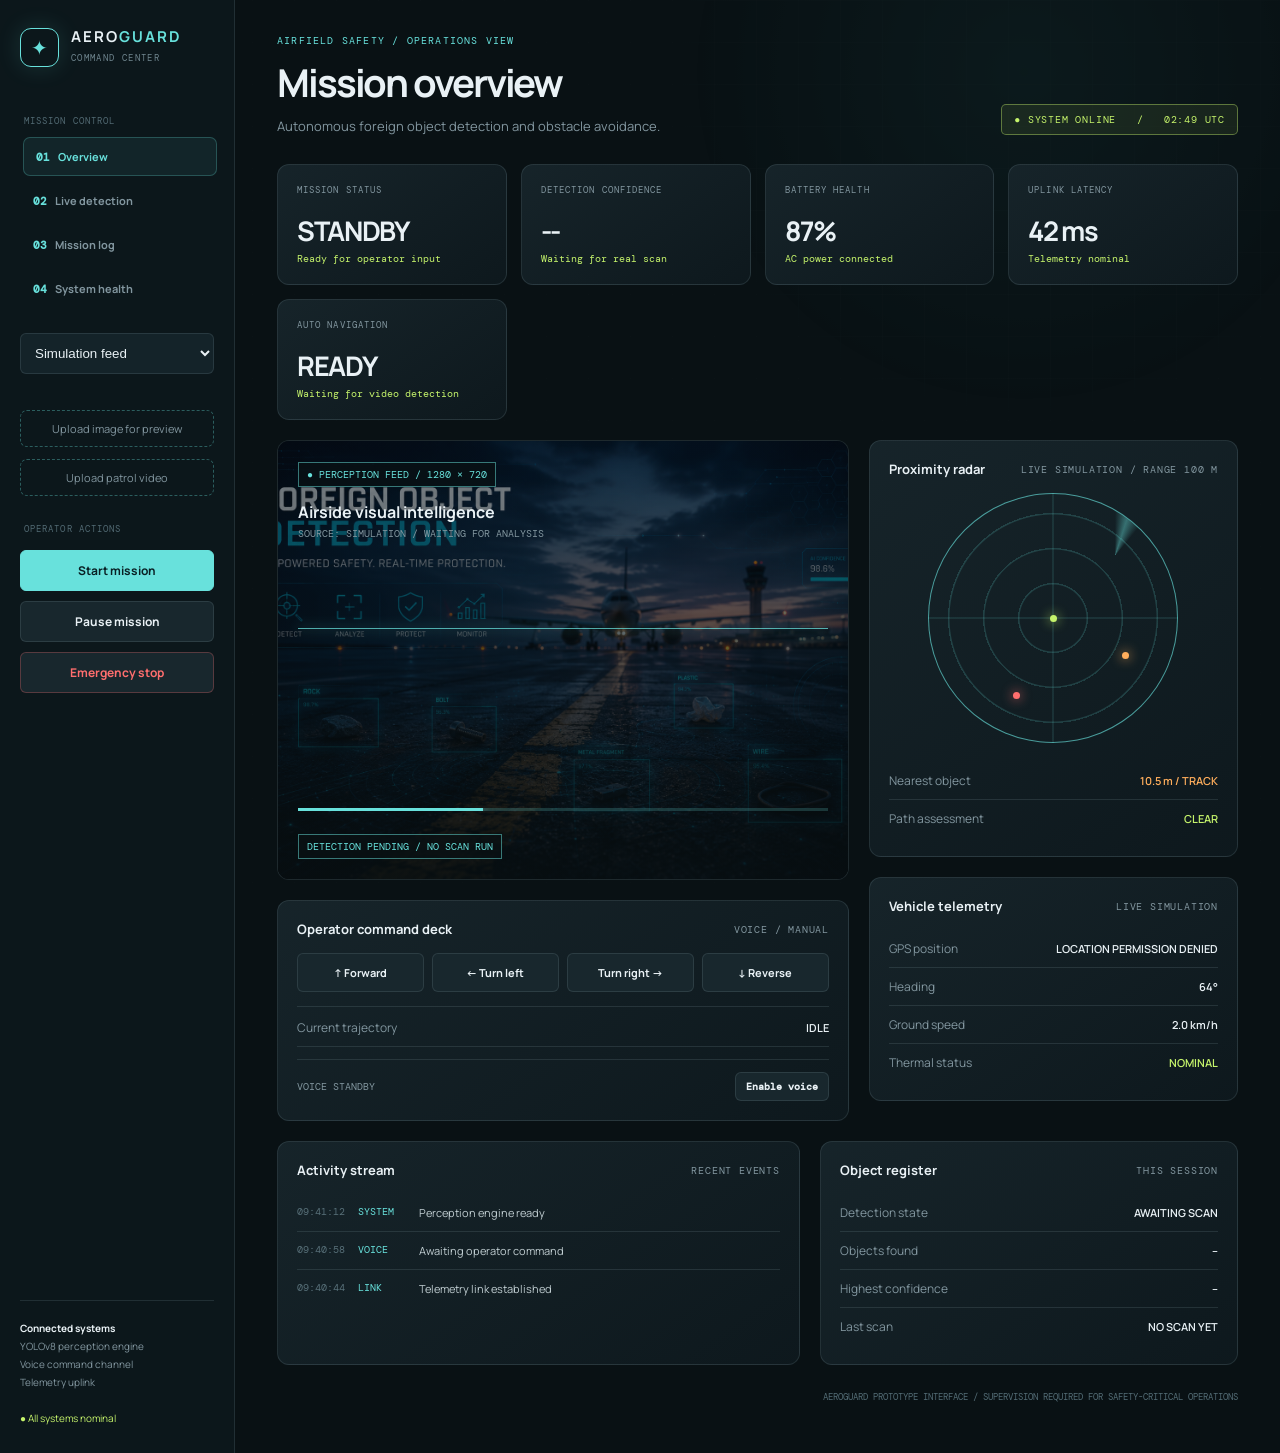
<file: index.html>
<!DOCTYPE html>
<html lang="en">
<head>
  <meta charset="UTF-8" />
  <meta name="viewport" content="width=device-width, initial-scale=1.0" />
  <title>AeroGuard | Command Center</title>
  <link rel="preconnect" href="https://fonts.googleapis.com">
  <link rel="preconnect" href="https://fonts.gstatic.com" crossorigin>
  <style>.detection-box:not(.is-visible):before{content:''}</style>
  <link href="https://fonts.googleapis.com/css2?family=DM+Mono:wght@400;500&family=Manrope:wght@400;500;600;700;800&display=swap" rel="stylesheet">
  <style>
    :root { --bg:#091114; --panel:#111b20; --panel2:#17252b; --text:#e9f1f5; --muted:#82969f; --line:rgba(175,205,214,.13); --cyan:#68e1dc; --lime:#c5f36b; --orange:#ffae5c; --red:#ff6e6e; }
    * { box-sizing:border-box; }
    body { margin:0; color:var(--text); background:var(--bg); font-family:Manrope, sans-serif; }
    body:before { content:""; position:fixed; inset:0; pointer-events:none; opacity:.3; background:radial-gradient(circle at 80% 8%, rgba(75,194,190,.17), transparent 27%), linear-gradient(rgba(255,255,255,.02) 1px,transparent 1px),linear-gradient(90deg,rgba(255,255,255,.02) 1px,transparent 1px); background-size:auto,42px 42px,42px 42px; }
    button, input { font:inherit; }
    button { cursor:pointer; }
    .shell { display:grid; grid-template-columns:235px 1fr; min-height:100vh; }
    aside { padding:28px 20px; background:#0c171b; border-right:1px solid var(--line); position:relative; z-index:1; }
    .brand { display:flex; align-items:center; gap:12px; margin-bottom:48px; }
    .mark { width:39px; height:39px; display:grid; place-items:center; border:1px solid var(--cyan); border-radius:11px; color:var(--cyan); font-size:20px; box-shadow:0 0 24px rgba(104,225,220,.14); }
    .brand strong { display:block; font-size:15px; letter-spacing:.13em; line-height:1; } .brand strong span { color:var(--cyan); } .brand small { color:#6f858e; font:9px 'DM Mono'; letter-spacing:.15em; }
    .section-label,.eyebrow,.mono,.metric-label { font-family:'DM Mono', monospace; text-transform:uppercase; letter-spacing:.12em; }
    .section-label { color:#526a73; font-size:9px; margin:0 0 10px 4px; }
    .source-select { width:100%; color:var(--text); background:#142329; border:1px solid var(--line); border-radius:6px; padding:11px 10px; outline:0; margin-bottom:24px; }
    .action { width:100%; padding:11px; margin:5px 0; border-radius:6px; color:var(--text); background:#18272d; border:1px solid var(--line); font-weight:700; font-size:12px; transition:.2s; } .action:hover { border-color:var(--cyan); color:var(--cyan); transform:translateY(-1px); } .action.primary { color:#092024; background:var(--cyan); border-color:var(--cyan); } .action.danger { color:var(--red); border-color:rgba(255,110,110,.28); }
    .side-note { position:absolute; left:20px; right:20px; bottom:26px; padding-top:18px; border-top:1px solid var(--line); color:var(--muted); font-size:10px; line-height:1.8; } .side-note b { color:var(--text); }
    main { width:min(1500px,100%); padding:34px 42px 50px; position:relative; z-index:1; }
    .top { display:flex; justify-content:space-between; align-items:end; margin-bottom:29px; } .eyebrow { color:var(--cyan); font-size:10px; margin-bottom:9px; } h1 { margin:0; font-size:clamp(29px,3vw,43px); letter-spacing:-.055em; } .sub { margin:8px 0 0; color:var(--muted); font-size:13px; } .pill { padding:8px 12px; border:1px solid rgba(197,243,107,.4); background:rgba(197,243,107,.08); color:var(--lime); border-radius:5px; font:10px 'DM Mono'; letter-spacing:.08em; }
    .grid4 { display:grid; grid-template-columns:repeat(4,1fr); gap:14px; } .panel { background:linear-gradient(145deg,rgba(23,37,43,.97),rgba(14,25,30,.97)); border:1px solid var(--line); border-radius:12px; padding:19px; } .metric { min-height:116px; } .metric-label { color:var(--muted); font-size:9px; } .metric-value { margin:16px 0 3px; font-weight:700; font-size:27px; letter-spacing:-.05em; } .metric-foot { color:var(--lime); font:10px 'DM Mono'; } #navigation-action { transition:color .2s ease; } #navigation-action.nav-pulse { animation:navigationPulse .7s ease; } #navigation-action.nav-brake { animation:brakeFlash .8s ease; } @keyframes navigationPulse { 0% { transform:translateX(0); opacity:.45; } 45% { transform:translateX(6px); opacity:1; } 100% { transform:translateX(0); } } @keyframes brakeFlash { 0%,100% { text-shadow:0 0 0 transparent; } 50% { text-shadow:0 0 18px var(--red); transform:scale(1.08); } }
    .columns { display:grid; grid-template-columns:1.55fr 1fr; gap:20px; margin-top:20px; } .lower { display:grid; grid-template-columns:1.25fr 1fr; gap:20px; margin-top:20px; }
    .panel-head { display:flex; justify-content:space-between; align-items:center; margin-bottom:15px; font-size:13px; font-weight:700; } .panel-head small { color:var(--muted); font:10px 'DM Mono'; letter-spacing:.08em; }
    .camera { height:440px; padding:0; overflow:hidden; position:relative; background:#081013; } .camera img,.camera video { width:100%; height:100%; object-fit:cover; opacity:.72; } .camera-overlay { position:absolute; inset:0; padding:20px; display:flex; flex-direction:column; justify-content:space-between; background:linear-gradient(180deg,rgba(8,16,19,.22),rgba(8,16,19,.8)); pointer-events:none; } .tag { display:inline-block; width:max-content; padding:5px 8px; color:var(--cyan); border:1px solid rgba(104,225,220,.5); background:rgba(8,16,19,.75); font:10px 'DM Mono'; } .camera h3 { margin:14px 0 4px; font-size:16px; } .camera p { margin:0; color:var(--muted); font:10px 'DM Mono'; } .scan { height:1px; margin-top:88px; background:var(--cyan); box-shadow:0 0 12px var(--cyan); opacity:.75; animation:scan 3s ease-in-out infinite; } @keyframes scan { 0%,100% { opacity:.25; transform:translateY(-12px); } 50% { opacity:1; transform:translateY(20px); } } .detection-box { display:none; position:absolute; width:22%; height:27%; left:52%; top:34%; border:1px solid var(--lime); box-shadow:0 0 18px rgba(197,243,107,.34); animation:boxPulse 2.4s ease-in-out infinite; } .detection-box.is-visible { display:block; } .detection-box:before { content:'DETECTED'; position:absolute; top:-19px; left:-1px; padding:3px 5px; color:#0a1719; background:var(--lime); font:9px 'DM Mono'; } .detection-box.second { width:15%; height:18%; left:23%; top:49%; border-color:var(--orange); animation-delay:.7s; } .detection-box.second:before { content:'DETECTED'; background:var(--orange); } @keyframes boxPulse { 0%,100% { opacity:.5; transform:scale(.98); } 50% { opacity:1; transform:scale(1.02); } } .analysis-bar { position:absolute; left:20px; right:20px; bottom:68px; height:3px; background:rgba(104,225,220,.2); overflow:hidden; } .analysis-bar:after { content:''; display:block; width:35%; height:100%; background:var(--cyan); box-shadow:0 0 12px var(--cyan); animation:progress 2.2s ease-in-out infinite; } @keyframes progress { from { transform:translateX(-120%); } to { transform:translateX(330%); } }
    .radar { width:min(250px,70vw); aspect-ratio:1; margin:13px auto 19px; border:1px solid rgba(104,225,220,.65); border-radius:50%; position:relative; background:repeating-radial-gradient(circle,transparent 0 33px,rgba(104,225,220,.18) 34px 35px),linear-gradient(90deg,transparent 49.6%,rgba(104,225,220,.22) 50%,transparent 50.4%),linear-gradient(0deg,transparent 49.6%,rgba(104,225,220,.22) 50%,transparent 50.4%); overflow:hidden; } .radar:before { content:""; position:absolute; width:50%; height:50%; top:0; left:50%; background:conic-gradient(from 0deg,transparent 0deg,rgba(104,225,220,.42) 18deg,transparent 40deg); transform-origin:0 100%; animation:radarSweep 2.8s linear infinite; } .radar:after { content:""; position:absolute; width:7px; height:7px; top:calc(50% - 3px); left:calc(50% - 3px); background:var(--lime); border-radius:50%; box-shadow:0 0 12px var(--lime); } @keyframes radarSweep { to { transform:rotate(360deg); } } .dot { position:absolute; width:7px; height:7px; border-radius:50%; background:var(--orange); box-shadow:0 0 12px var(--orange); transition:left .7s ease,top .7s ease,right .7s ease,bottom .7s ease; } .dot.one { left:29%; top:31%; } .dot.two { left:70%; top:67%; background:var(--red); box-shadow:0 0 12px var(--red); }
    .row { display:flex; justify-content:space-between; align-items:center; padding:10px 0; border-bottom:1px solid var(--line); color:var(--muted); font-size:12px; } .row:last-child { border-bottom:0; } .row b { color:var(--text); font-size:11px; font-weight:600; }
    .deck { margin-top:20px; } .command-grid { display:grid; grid-template-columns:repeat(4,1fr); gap:8px; } .command { border:1px solid var(--line); border-radius:6px; color:var(--text); background:#18272d; padding:11px 5px; font-size:11px; font-weight:700; } .command:hover,.command.active { border-color:var(--cyan); color:var(--cyan); } .current { margin-top:14px; padding-top:12px; border-top:1px solid var(--line); } .voice-control { display:flex; align-items:center; justify-content:space-between; gap:12px; margin-top:12px; padding-top:12px; border-top:1px solid var(--line); color:var(--muted); font:10px 'DM Mono'; } .voice-control button { padding:7px 10px; border:1px solid var(--line); border-radius:6px; color:var(--text); background:#18272d; font-size:10px; font-weight:700; } .voice-control button.active { color:var(--cyan); border-color:var(--cyan); }
    .event { display:flex; gap:13px; padding:11px 0; border-bottom:1px solid var(--line); font-size:11px; } .event:last-child { border:0; } .event time { color:#587079; font:10px 'DM Mono'; } .event b { color:var(--cyan); font:10px 'DM Mono'; min-width:48px; } .event span { color:#c0cdd1; }
    .upload { display:block; border:1px dashed rgba(104,225,220,.35); border-radius:7px; padding:10px; margin-top:12px; color:var(--muted); font-size:11px; text-align:center; cursor:pointer; } .upload:hover { color:var(--cyan); border-color:var(--cyan); } #file,#video-file { display:none; } .page-nav { display:grid; gap:5px; margin:0 0 25px; } .nav-link { border:1px solid transparent; border-radius:7px; padding:11px 12px; color:var(--muted); background:transparent; text-align:left; font-size:11px; font-weight:700; transition:.2s; } .nav-link:hover,.nav-link.active { color:var(--cyan); border-color:rgba(104,225,220,.25); background:rgba(104,225,220,.07); transform:translateX(3px); } .nav-link span { display:inline-block; width:22px; color:var(--cyan); font-family:'DM Mono'; } .page-view { animation:pageIn .42s ease both; } .page-view.hidden { display:none; } @keyframes pageIn { from { opacity:0; transform:translateY(10px); } to { opacity:1; transform:translateY(0); } } .health-grid { display:grid; grid-template-columns:repeat(2,1fr); gap:14px; } .health-card { min-height:145px; } .health-meter { height:6px; background:#203138; border-radius:99px; overflow:hidden; margin:18px 0 9px; } .health-meter i { display:block; height:100%; width:92%; background:var(--lime); border-radius:99px; animation:meterIn 1.2s ease both; } .health-meter.warn i { width:68%; background:var(--orange); } @keyframes meterIn { from { width:0; } } .log-row { display:grid; grid-template-columns:85px 72px 1fr; gap:13px; padding:14px 0; border-bottom:1px solid var(--line); font-size:11px; } .log-row time { color:#587079; font:10px 'DM Mono'; } .log-row b { color:var(--cyan); font:10px 'DM Mono'; } footer { color:#536c75; font:9px 'DM Mono'; text-align:right; margin-top:26px; }
    @media (max-width:1050px) { .shell { grid-template-columns:190px 1fr; } main { padding:28px 24px; } .grid4 { grid-template-columns:repeat(2,1fr); } }
    @media (max-width:760px) { .shell { display:block; } aside { position:static; min-height:auto; padding:20px; } .side-note { position:static; margin-top:22px; } main { padding:25px 16px 40px; } .top { display:block; } .pill { display:inline-block; margin-top:18px; } .columns,.lower { grid-template-columns:1fr; } .camera { height:330px; } .grid4 { gap:9px; } .metric { min-height:104px; padding:14px; } .metric-value { font-size:20px; } .command-grid { grid-template-columns:repeat(2,1fr); } }
  </style>
</head>
<body>
  <div class="shell">
    <aside>
      <div class="brand"><div class="mark">✦</div><div><strong>AERO<span>GUARD</span></strong><small>COMMAND CENTER</small></div></div>
      <div class="section-label">Mission control</div>
      <nav class="page-nav" aria-label="Main navigation"><button class="nav-link active" data-page="overview"><span>01</span>Overview</button><button class="nav-link" data-page="detection"><span>02</span>Live detection</button><button class="nav-link" data-page="logs"><span>03</span>Mission log</button><button class="nav-link" data-page="health"><span>04</span>System health</button></nav>
      <select class="source-select" id="source"><option>Simulation feed</option><option>Live camera</option></select>
      <label class="upload" for="file">Upload image for preview<input id="file" type="file" accept="image/png,image/jpeg"></label>
      <label class="upload" for="video-file">Upload patrol video<input id="video-file" type="file" accept="video/mp4,video/webm,video/quicktime"></label>
      <div class="section-label" style="margin-top:27px">Operator actions</div>
      <button class="action primary" id="start">Start mission</button>
      <button class="action" id="pause">Pause mission</button>
      <button class="action danger" id="stop">Emergency stop</button>
      <div class="side-note"><b>Connected systems</b><br>YOLOv8 perception engine<br>Voice command channel<br>Telemetry uplink<br><br><span style="color:var(--lime)">● All systems nominal</span></div>
    </aside>
    <main>
      <div class="top"><div><div class="eyebrow" id="page-eyebrow">AIRFIELD SAFETY / OPERATIONS VIEW</div><h1 id="page-title">Mission overview</h1><p class="sub" id="page-sub">Autonomous foreign object detection and obstacle avoidance.</p></div><div class="pill">● SYSTEM ONLINE &nbsp; / &nbsp; <span id="clock">09:41 UTC</span></div></div>
      <div id="overview-page" class="page-view">
      <section class="grid4">
        <div class="panel metric"><div class="metric-label">Mission status</div><div class="metric-value" id="mission-status">STANDBY</div><div class="metric-foot" id="mission-foot">Ready for operator input</div></div>
        <div class="panel metric"><div class="metric-label">Detection confidence</div><div class="metric-value" id="confidence-metric">--</div><div class="metric-foot" id="confidence-foot">Waiting for real scan</div></div>
        <div class="panel metric"><div class="metric-label">Battery health</div><div class="metric-value">87%</div><div class="metric-foot">AC power connected</div></div>
        <div class="panel metric"><div class="metric-label">Uplink latency</div><div class="metric-value">42 ms</div><div class="metric-foot">Telemetry nominal</div></div>
        <div class="panel metric"><div class="metric-label">Auto navigation</div><div class="metric-value" id="navigation-action">READY</div><div class="metric-foot" id="navigation-reason">Waiting for video detection</div></div>
      </section>
      <section class="columns">
        <div>
          <div class="panel camera"><img id="feed" src="assets/bg.png" alt="Airfield visual feed"><video id="video-feed" controls muted loop playsinline hidden></video><div class="camera-overlay"><div><span class="tag" id="feed-tag">● PERCEPTION FEED / 1280 × 720</span><h3>Airside visual intelligence</h3><p id="feed-label">SOURCE: SIMULATION / WAITING FOR ANALYSIS</p><div class="scan"></div></div><div class="detection-box" id="box-one"></div><div class="detection-box second" id="box-two"></div><div class="analysis-bar"></div><span class="tag" id="threat-tag">DETECTION PENDING / NO SCAN RUN</span></div></div>
          <div class="panel deck"><div class="panel-head">Operator command deck <small>VOICE / MANUAL</small></div><div class="command-grid"><button class="command" data-command="MOVE_FORWARD">↑ Forward</button><button class="command" data-command="TURN_LEFT">← Turn left</button><button class="command" data-command="TURN_RIGHT">Turn right →</button><button class="command" data-command="MOVE_BACKWARD">↓ Reverse</button></div><div class="row current"><span>Current trajectory</span><b id="trajectory">IDLE</b></div><div class="voice-control"><span id="voice-status">VOICE STANDBY</span><button id="voice-toggle" type="button">Enable voice</button></div></div>
        </div>
        <div>
          <div class="panel"><div class="panel-head">Proximity radar <small>LIVE SIMULATION / RANGE 100 M</small></div><div class="radar"><i class="dot one" id="radar-dot-one"></i><i class="dot two" id="radar-dot-two"></i></div><div class="row"><span>Nearest object</span><b style="color:var(--orange)" id="nearest-object">SCANNING...</b></div><div class="row"><span>Path assessment</span><b style="color:var(--lime)" id="path-assessment">SCANNING</b></div></div>
          <div class="panel" style="margin-top:20px"><div class="panel-head">Vehicle telemetry <small>LIVE SIMULATION</small></div><div class="row"><span>GPS position</span><b id="gps-position">LOCATION UNAVAILABLE</b></div><div class="row"><span>Heading</span><b id="heading-value">--</b></div><div class="row"><span>Ground speed</span><b id="speed-value">--</b></div><div class="row"><span>Thermal status</span><b style="color:var(--lime)">NOMINAL</b></div></div>
        </div>
      </section>
      <section class="lower">
        <div class="panel"><div class="panel-head">Activity stream <small>RECENT EVENTS</small></div><div id="events"><div class="event"><time>09:41:12</time><b>SYSTEM</b><span>Perception engine ready</span></div><div class="event"><time>09:40:58</time><b>VOICE</b><span>Awaiting operator command</span></div><div class="event"><time>09:40:44</time><b>LINK</b><span>Telemetry link established</span></div></div></div>
        <div class="panel"><div class="panel-head">Object register <small>THIS SESSION</small></div><div class="row"><span>Detection state</span><b>AWAITING SCAN</b></div><div class="row"><span>Objects found</span><b>--</b></div><div class="row"><span>Highest confidence</span><b>--</b></div><div class="row"><span>Last scan</span><b>NO SCAN YET</b></div></div>
      </section>
      </div>
      <div id="detection-page" class="page-view hidden"><div class="panel"><div class="panel-head">Live detection laboratory <small>MODEL OUTPUT / YOLOv8 NANO</small></div><div class="camera" style="height:560px"><img src="assets/bg.png" alt="Detection laboratory feed"><div class="camera-overlay"><div><span class="tag">● TRACKING ENGINE READY</span><h3>Frame-by-frame perception</h3><p>Upload a patrol video from the left panel to run analysis.</p></div><div class="detection-box"></div><div class="detection-box second"></div><span class="tag">DETECTION PENDING / NO SCAN RUN</span></div></div></div><div class="grid4" style="margin-top:20px"><div class="panel metric"><div class="metric-label">Frames analysed</div><div class="metric-value">--</div><div class="metric-foot">Waiting for scan</div></div><div class="panel metric"><div class="metric-label">Objects tracked</div><div class="metric-value">--</div><div class="metric-foot">No result yet</div></div><div class="panel metric"><div class="metric-label">Model status</div><div class="metric-value">READY</div><div class="metric-foot">Awaiting media</div></div><div class="panel metric"><div class="metric-label">Average FPS</div><div class="metric-value">--</div><div class="metric-foot">No stream active</div></div></div></div>
      <div id="logs-page" class="page-view hidden"><div class="panel"><div class="panel-head">Mission log <small>ALL EVENTS / TODAY</small></div><div class="log-row"><time>09:41:12</time><b>SYSTEM</b><span>Perception engine ready for patrol.</span></div><div class="log-row"><time>09:40:58</time><b>VOICE</b><span>Awaiting operator command.</span></div><div class="log-row"><time>09:40:44</time><b>LINK</b><span>Telemetry uplink established with rover.</span></div><div class="log-row"><time>09:39:07</time><b>SCAN</b><span>Foreign object identified at 12.4 metres.</span></div><div class="log-row"><time>09:38:51</time><b>MISSION</b><span>Pre-flight diagnostics completed successfully.</span></div></div></div>
      <div id="health-page" class="page-view hidden"><div class="health-grid"><div class="panel health-card"><div class="panel-head">Perception engine <small>ONLINE</small></div><div class="metric-foot">YOLOv8 NANO / INFERENCE</div><div class="health-meter"><i></i></div><div class="row"><span>Load</span><b>42%</b></div></div><div class="panel health-card"><div class="panel-head">Telemetry uplink <small>STABLE</small></div><div class="metric-foot">SECURE RADIO CHANNEL</div><div class="health-meter"><i></i></div><div class="row"><span>Signal</span><b>98%</b></div></div><div class="panel health-card"><div class="panel-head">Battery system <small>CHARGING</small></div><div class="metric-foot">AC POWER CONNECTED</div><div class="health-meter"><i></i></div><div class="row"><span>Capacity</span><b>87%</b></div></div><div class="panel health-card"><div class="panel-head">Voice channel <small>READY</small></div><div class="metric-foot">NEURAL AUDIO PIPELINE</div><div class="health-meter warn"><i></i></div><div class="row"><span>Input quality</span><b>68%</b></div></div></div></div>
      <footer>AEROGUARD PROTOTYPE INTERFACE / SUPERVISION REQUIRED FOR SAFETY-CRITICAL OPERATIONS</footer>
    </main>
  </div>
  <script>
    const status = document.getElementById('mission-status');
    const foot = document.getElementById('mission-foot');
    const trajectory = document.getElementById('trajectory');
    const events = document.getElementById('events');
    function addEvent(kind, message) {
      const now = new Date().toLocaleTimeString([], {hour:'2-digit', minute:'2-digit', second:'2-digit', hour12:false});
      events.insertAdjacentHTML('afterbegin', `<div class="event"><time>${now}</time><b>${kind}</b><span>${message}</span></div>`);
      while (events.children.length > 4) events.lastElementChild.remove();
    }
    let voiceRecognition = null;
    let voiceListening = false;
    function executeCommand(command, source) { const button = document.querySelector(`[data-command="${command}"]`); if (!button) return; document.querySelectorAll('.command').forEach(item => item.classList.remove('active')); button.classList.add('active'); trajectory.textContent = command.replaceAll('_', ' '); addEvent(source, `${button.textContent.trim()} command acknowledged`); }
    function setVoiceListening(enabled) { if (!voiceRecognition) return; if (enabled === voiceListening) return; voiceListening = enabled; const voiceStatus = document.getElementById('voice-status'); const voiceToggle = document.getElementById('voice-toggle'); voiceStatus.textContent = enabled ? 'VOICE LISTENING' : 'VOICE STANDBY'; voiceToggle.textContent = enabled ? 'Disable voice' : 'Enable voice'; voiceToggle.classList.toggle('active', enabled); if (enabled) voiceRecognition.start(); else voiceRecognition.stop(); }
    document.getElementById('start').onclick = () => { status.textContent='PATROLLING'; foot.textContent='Autonomous patrol active'; addEvent('MISSION','Autonomous patrol started'); unlockSpeech(); setVoiceListening(true); };
    document.getElementById('pause').onclick = () => { status.textContent='STANDBY'; foot.textContent='Ready for operator input'; trajectory.textContent='IDLE'; addEvent('MISSION','Patrol paused by operator'); };
    document.getElementById('stop').onclick = () => { status.textContent='STOPPED'; status.style.color='var(--red)'; foot.textContent='Emergency braking engaged'; trajectory.textContent='EMERGENCY STOP'; addEvent('ALERT','Emergency braking engaged'); };
    document.getElementById('pause').addEventListener('click', () => setVoiceListening(false));
    document.getElementById('stop').addEventListener('click', () => setVoiceListening(false));
    document.querySelectorAll('[data-command]').forEach(button => button.onclick = () => executeCommand(button.dataset.command, 'COMMAND'));
    const SpeechRecognition = window.SpeechRecognition || window.webkitSpeechRecognition;
    if (SpeechRecognition) { voiceRecognition = new SpeechRecognition(); voiceRecognition.continuous = true; voiceRecognition.interimResults = false; voiceRecognition.lang = 'en-US'; voiceRecognition.onresult = event => { const transcript = event.results[event.results.length - 1][0].transcript.toLowerCase(); const commands = [['forward', 'MOVE_FORWARD'], ['backward', 'MOVE_BACKWARD'], ['reverse', 'MOVE_BACKWARD'], ['turn left', 'TURN_LEFT'], ['left', 'TURN_LEFT'], ['turn right', 'TURN_RIGHT'], ['right', 'TURN_RIGHT'], ['stop', 'EMERGENCY_STOP'], ['pause', 'EMERGENCY_STOP']]; const match = commands.find(([phrase]) => transcript.includes(phrase)); if (match) { if (match[1] === 'EMERGENCY_STOP') document.getElementById('stop').click(); else executeCommand(match[1], 'VOICE'); } addEvent('VOICE', `Heard: ${transcript}`); }; voiceRecognition.onerror = () => { document.getElementById('voice-status').textContent = 'VOICE ERROR / CHECK MIC'; }; voiceRecognition.onend = () => { if (voiceListening) voiceRecognition.start(); }; document.getElementById('voice-toggle').onclick = () => setVoiceListening(!voiceListening); } else { document.getElementById('voice-status').textContent = 'VOICE UNSUPPORTED'; document.getElementById('voice-toggle').disabled = true; }
    let cameraStream = null;
    let cameraAnalysisTimer = null;
    async function stopCamera() { if (cameraAnalysisTimer) { clearInterval(cameraAnalysisTimer); cameraAnalysisTimer = null; } if (!cameraStream) return; cameraStream.getTracks().forEach(track => track.stop()); cameraStream = null; }
    async function analyseCameraFrame() { const video = document.getElementById('video-feed'); if (!cameraStream || video.readyState < 2) return; const canvas = document.createElement('canvas'); canvas.width = video.videoWidth || 640; canvas.height = video.videoHeight || 360; canvas.getContext('2d').drawImage(video, 0, 0, canvas.width, canvas.height); canvas.toBlob(async blob => { if (!blob) return; try { const result = await sendMedia(new File([blob], 'camera-frame.jpg', { type: 'image/jpeg' }), '/api/detect-image'); document.getElementById('threat-tag').textContent = `LIVE YOLO / ${result.count} OBJECTS / ${result.highest_confidence}%`; } catch (error) { document.getElementById('threat-tag').textContent = 'LIVE CAMERA / AI PREVIEW MODE'; } }, 'image/jpeg', .82); }
    document.getElementById('source').onchange = async event => {
      const source = event.target.value;
      const feed = document.getElementById('feed');
      const video = document.getElementById('video-feed');
      if (source === 'Live camera') {
        if (!navigator.mediaDevices || !navigator.mediaDevices.getUserMedia) { document.getElementById('feed-label').textContent = 'LIVE CAMERA UNAVAILABLE / USE LOCALHOST OR HTTPS'; addEvent('CAMERA', 'Browser camera API unavailable'); return; }
        try {
          await stopCamera();
          cameraStream = await navigator.mediaDevices.getUserMedia({ video: { width: { ideal: 1280 }, height: { ideal: 720 }, facingMode: 'environment' }, audio: false });
          video.srcObject = cameraStream; video.hidden = false; feed.hidden = true; video.controls = false; await video.play();
          document.getElementById('feed-label').textContent = 'SOURCE: LIVE CAMERA / YOLOv8 NANO / STREAMING';
          document.getElementById('feed-tag').textContent = '● LIVE CAMERA / CONNECTED';
          document.getElementById('threat-tag').textContent = 'CAMERA STREAM ACTIVE / AI OVERLAY READY';
          cameraAnalysisTimer = setInterval(analyseCameraFrame, 2000);
          addEvent('CAMERA', 'Live camera connected successfully');
        } catch (error) {
          event.target.value = 'Simulation feed';
          document.getElementById('feed-label').textContent = 'CAMERA ACCESS DENIED / SIMULATION ACTIVE';
          document.getElementById('feed-tag').textContent = '● SIMULATION FEED / FALLBACK';
          addEvent('CAMERA', error.name === 'NotAllowedError' ? 'Camera permission was denied' : 'No camera device found');
        }
      } else {
        await stopCamera(); video.srcObject = null; video.hidden = true; feed.hidden = false; video.controls = true;
        document.getElementById('feed-label').textContent = 'SOURCE: SIMULATION / YOLOv8 NANO / 24 FPS';
        document.getElementById('feed-tag').textContent = '● PERCEPTION FEED / 1280 × 720';
        addEvent('SOURCE', 'Switched to simulation feed');
      }
    };
    const API_BASE = window.location.protocol === 'file:' ? 'http://127.0.0.1:5000' : '';
    const gpsPosition = document.getElementById('gps-position');
    if (navigator.geolocation) {
      navigator.geolocation.watchPosition(position => { gpsPosition.textContent = `${position.coords.latitude.toFixed(5)}, ${position.coords.longitude.toFixed(5)}`; }, () => { gpsPosition.textContent = 'LOCATION PERMISSION DENIED'; }, { enableHighAccuracy: true, maximumAge: 10000, timeout: 10000 });
    } else { gpsPosition.textContent = 'GEOLOCATION UNSUPPORTED'; }
    async function sendMedia(file, endpoint) { const body = new FormData(); body.append('file', file); const controller = new AbortController(); const timeout = setTimeout(() => controller.abort(), 60000); let response; try { response = await fetch(`${API_BASE}${endpoint}`, { method: 'POST', body, signal: controller.signal }); } catch (error) { throw new Error(error.name === 'AbortError' ? 'API request timed out on Render' : `API request failed: ${error.message}`); } finally { clearTimeout(timeout); } const contentType = response.headers.get('content-type') || ''; const responseText = await response.text(); if (!responseText.trim()) throw new Error(`API returned an empty response (${response.status})`); if (!contentType.includes('application/json')) throw new Error(`API returned ${response.status} ${response.statusText || 'error'} instead of JSON`); let result; try { result = JSON.parse(responseText); } catch (error) { throw new Error(`API returned incomplete JSON (${response.status})`); } if (!response.ok) throw new Error(result.error || `Backend detection failed (${response.status})`); return result; }
    function positionDetectionBox(element, detection, media, result) { const [x1, y1, x2, y2] = detection.box || []; const width = result.frame_size?.width || media.videoWidth || media.naturalWidth; const height = result.frame_size?.height || media.videoHeight || media.naturalHeight; if (!width || !height || x2 <= x1 || y2 <= y1) return; element.style.left = `${x1 / width * 100}%`; element.style.top = `${y1 / height * 100}%`; element.style.width = `${(x2 - x1) / width * 100}%`; element.style.height = `${(y2 - y1) / height * 100}%`; }
    let lastAutoCommand = '';
    let speechReady = false;
    function announceNavigation(message) { if (!('speechSynthesis' in window)) return; window.speechSynthesis.resume(); window.speechSynthesis.cancel(); const speech = new SpeechSynthesisUtterance(message); speech.lang = 'en-US'; speech.rate = 0.95; speech.pitch = 1; window.speechSynthesis.speak(speech); speechReady = true; }
    function unlockSpeech() { if (!('speechSynthesis' in window)) { addEvent('VOICE', 'Browser speech is not supported'); return; } speechReady = true; announceNavigation('Automatic voice guidance enabled.'); }
    function autoNavigate(labels, media, navigation) { const command = navigation?.action || 'MOVE_FORWARD'; const actionText = command === 'EMERGENCY_STOP' ? 'BRAKE' : command.replace('MOVE_', '').replace('TURN_', 'TURN '); const actionElement = document.getElementById('navigation-action'); actionElement.textContent = actionText; actionElement.style.color = command === 'EMERGENCY_STOP' ? 'var(--red)' : command === 'MOVE_FORWARD' ? 'var(--lime)' : 'var(--orange)'; if (command !== lastAutoCommand) { actionElement.classList.remove('nav-pulse', 'nav-brake'); void actionElement.offsetWidth; actionElement.classList.add(command === 'EMERGENCY_STOP' ? 'nav-brake' : 'nav-pulse'); } document.getElementById('navigation-reason').textContent = navigation?.reason || 'Path clear'; if (command !== lastAutoCommand) { lastAutoCommand = command; if (command === 'EMERGENCY_STOP') { document.getElementById('trajectory').textContent = 'EMERGENCY STOP'; document.getElementById('mission-status').textContent = 'STOPPED'; const message = navigation.reason || 'Emergency braking engaged'; addEvent('AUTO', message); announceNavigation(`Warning. ${message}.`); } else { executeCommand(command, 'AUTO'); const messages = { MOVE_FORWARD: 'Path clear. Moving forward.', TURN_LEFT: 'Obstacle on the right. Turning left.', TURN_RIGHT: 'Obstacle on the left. Turning right.' }; announceNavigation(messages[command]); } } }
    function applyDetections(result, media = document.getElementById('feed')) { const labels = result.detections || []; const firstBox = document.getElementById('box-one'); const secondBox = document.getElementById('box-two'); firstBox.classList.toggle('is-visible', labels.length > 0); secondBox.classList.toggle('is-visible', labels.length > 1); if (labels[0]) positionDetectionBox(firstBox, labels[0], media, result); if (labels[1]) positionDetectionBox(secondBox, labels[1], media, result); document.getElementById('confidence-metric').textContent = labels.length ? `${result.highest_confidence}%` : '--'; document.getElementById('confidence-foot').textContent = labels.length ? `${labels.length} real object(s) found` : 'No objects found'; const summary = labels.length ? labels.slice(0, 2).map(item => `${item.label.toUpperCase()} ${item.confidence}%`).join(' / ') : '0 OBJECTS DETECTED'; document.getElementById('threat-tag').textContent = `YOLO RESULT / ${summary}`; autoNavigate(labels, media, result.navigation); }
    let videoFrameRequestActive = false;
    let videoAnalysisDelay = 5000;
    async function analyseVideoFrame() { const video = document.getElementById('video-feed'); if (videoFrameRequestActive || video.readyState < 2 || video.ended) return; videoFrameRequestActive = true; const canvas = document.createElement('canvas'); const sourceWidth = video.videoWidth || 640; const sourceHeight = video.videoHeight || 360; const scale = Math.min(1, 384 / sourceWidth); canvas.width = Math.round(sourceWidth * scale); canvas.height = Math.round(sourceHeight * scale); canvas.getContext('2d').drawImage(video, 0, 0, canvas.width, canvas.height); canvas.toBlob(async blob => { if (!blob) { videoFrameRequestActive = false; return; } try { const result = await sendMedia(new File([blob], 'video-frame.jpg', { type: 'image/jpeg' }), '/api/detect-image'); videoAnalysisDelay = 5000; applyDetections(result, video); } catch (error) { const message = error instanceof Error ? error.message : String(error); videoAnalysisDelay = Math.min(videoAnalysisDelay * 2, 30000); document.getElementById('threat-tag').textContent = 'RENDER API BUSY / RETRYING'; addEvent('API', message || 'Live video frame analysis unavailable'); } finally { videoFrameRequestActive = false; if (cameraAnalysisTimer) clearInterval(cameraAnalysisTimer); cameraAnalysisTimer = setInterval(analyseVideoFrame, videoAnalysisDelay); } }, 'image/jpeg', .55); }
    document.getElementById('file').onchange = async event => { const file = event.target.files[0]; if (!file) return; const feed = document.getElementById('feed'); const video = document.getElementById('video-feed'); feed.src = URL.createObjectURL(file); feed.hidden = false; video.hidden = true; document.getElementById('feed-label').textContent = 'SOURCE: UPLOADED FRAME / ANALYSING WITH YOLO'; try { const result = await sendMedia(file, '/api/detect-image'); applyDetections(result); addEvent('AI', `${result.count} object(s) detected from uploaded image`); } catch (error) { const message = error instanceof Error ? error.message : String(error); const runtimeFailure = /YOLO|Torch|ultralytics/i.test(message); document.getElementById('threat-tag').textContent = runtimeFailure ? 'MODEL ERROR / CHECK API LOG' : 'DETECTION UNAVAILABLE / API OFFLINE'; addEvent('API', message || 'Image loaded; no detection result returned'); } };
    document.getElementById('video-file').onchange = async event => { const file = event.target.files[0]; if (!file) return; unlockSpeech(); await stopCamera(); const feed = document.getElementById('feed'); const video = document.getElementById('video-feed'); video.srcObject = null; video.src = URL.createObjectURL(file); video.hidden = false; feed.hidden = true; video.controls = true; video.loop = true; video.muted = true; video.load(); document.getElementById('feed-label').textContent = 'SOURCE: UPLOADED VIDEO / AUTONOMOUS NAVIGATION'; document.getElementById('feed-tag').textContent = '● VIDEO FEED / AUTO PILOT'; video.onloadeddata = async () => { try { await video.play(); } catch (error) { addEvent('VIDEO', 'Video loaded; press play to start'); } if (cameraAnalysisTimer) clearInterval(cameraAnalysisTimer); cameraAnalysisTimer = setInterval(analyseVideoFrame, 2500); analyseVideoFrame(); addEvent('AI', 'Live video navigation started'); }; };
    const pageCopy = { overview:['AIRFIELD SAFETY / OPERATIONS VIEW','Mission overview','Autonomous foreign object detection and obstacle avoidance.'], detection:['PERCEPTION / MODEL OUTPUT','Live detection','Inspect every frame with confidence-aware tracking.'], logs:['OPERATIONS / AUDIT TRAIL','Mission log','A clear timeline of every command, scan, and system event.'], health:['SYSTEMS / DIAGNOSTICS','System health','Monitor the intelligence, telemetry, power, and voice layers.'] };
    document.querySelectorAll('.nav-link').forEach(link => link.onclick = () => { const page = link.dataset.page; document.querySelectorAll('.nav-link').forEach(item => item.classList.toggle('active', item === link)); document.querySelectorAll('.page-view').forEach(view => view.classList.toggle('hidden', view.id !== `${page}-page`)); document.getElementById('page-eyebrow').textContent = pageCopy[page][0]; document.getElementById('page-title').textContent = pageCopy[page][1]; document.getElementById('page-sub').textContent = pageCopy[page][2]; document.querySelectorAll('.page-view:not(.hidden)').forEach(view => { view.classList.remove('page-view'); void view.offsetWidth; view.classList.add('page-view'); }); });
    function updateRadarPoints() { const first = document.getElementById('radar-dot-one'); const second = document.getElementById('radar-dot-two'); const firstX = 16 + Math.random() * 68; const firstY = 14 + Math.random() * 68; const secondX = 16 + Math.random() * 68; const secondY = 14 + Math.random() * 68; first.style.left = `${firstX}%`; first.style.top = `${firstY}%`; second.style.left = `${secondX}%`; second.style.top = `${secondY}%`; const distance = (5 + Math.random() * 22).toFixed(1); document.getElementById('nearest-object').textContent = `${distance} m / TRACK`; const clear = Math.random() > .18; document.getElementById('path-assessment').textContent = clear ? 'CLEAR' : 'CAUTION'; document.getElementById('path-assessment').style.color = clear ? 'var(--lime)' : 'var(--orange)'; document.getElementById('heading-value').textContent = `${Math.floor(Math.random() * 360)}°`; document.getElementById('speed-value').textContent = `${(1 + Math.random() * 3.5).toFixed(1)} km/h`; }
    updateRadarPoints(); setInterval(updateRadarPoints, 1800);
    setInterval(() => { document.getElementById('clock').textContent = new Date().toLocaleTimeString([], {hour:'2-digit', minute:'2-digit', hour12:false}) + ' UTC'; }, 1000);
  </script>
</body>
</html>
</file>
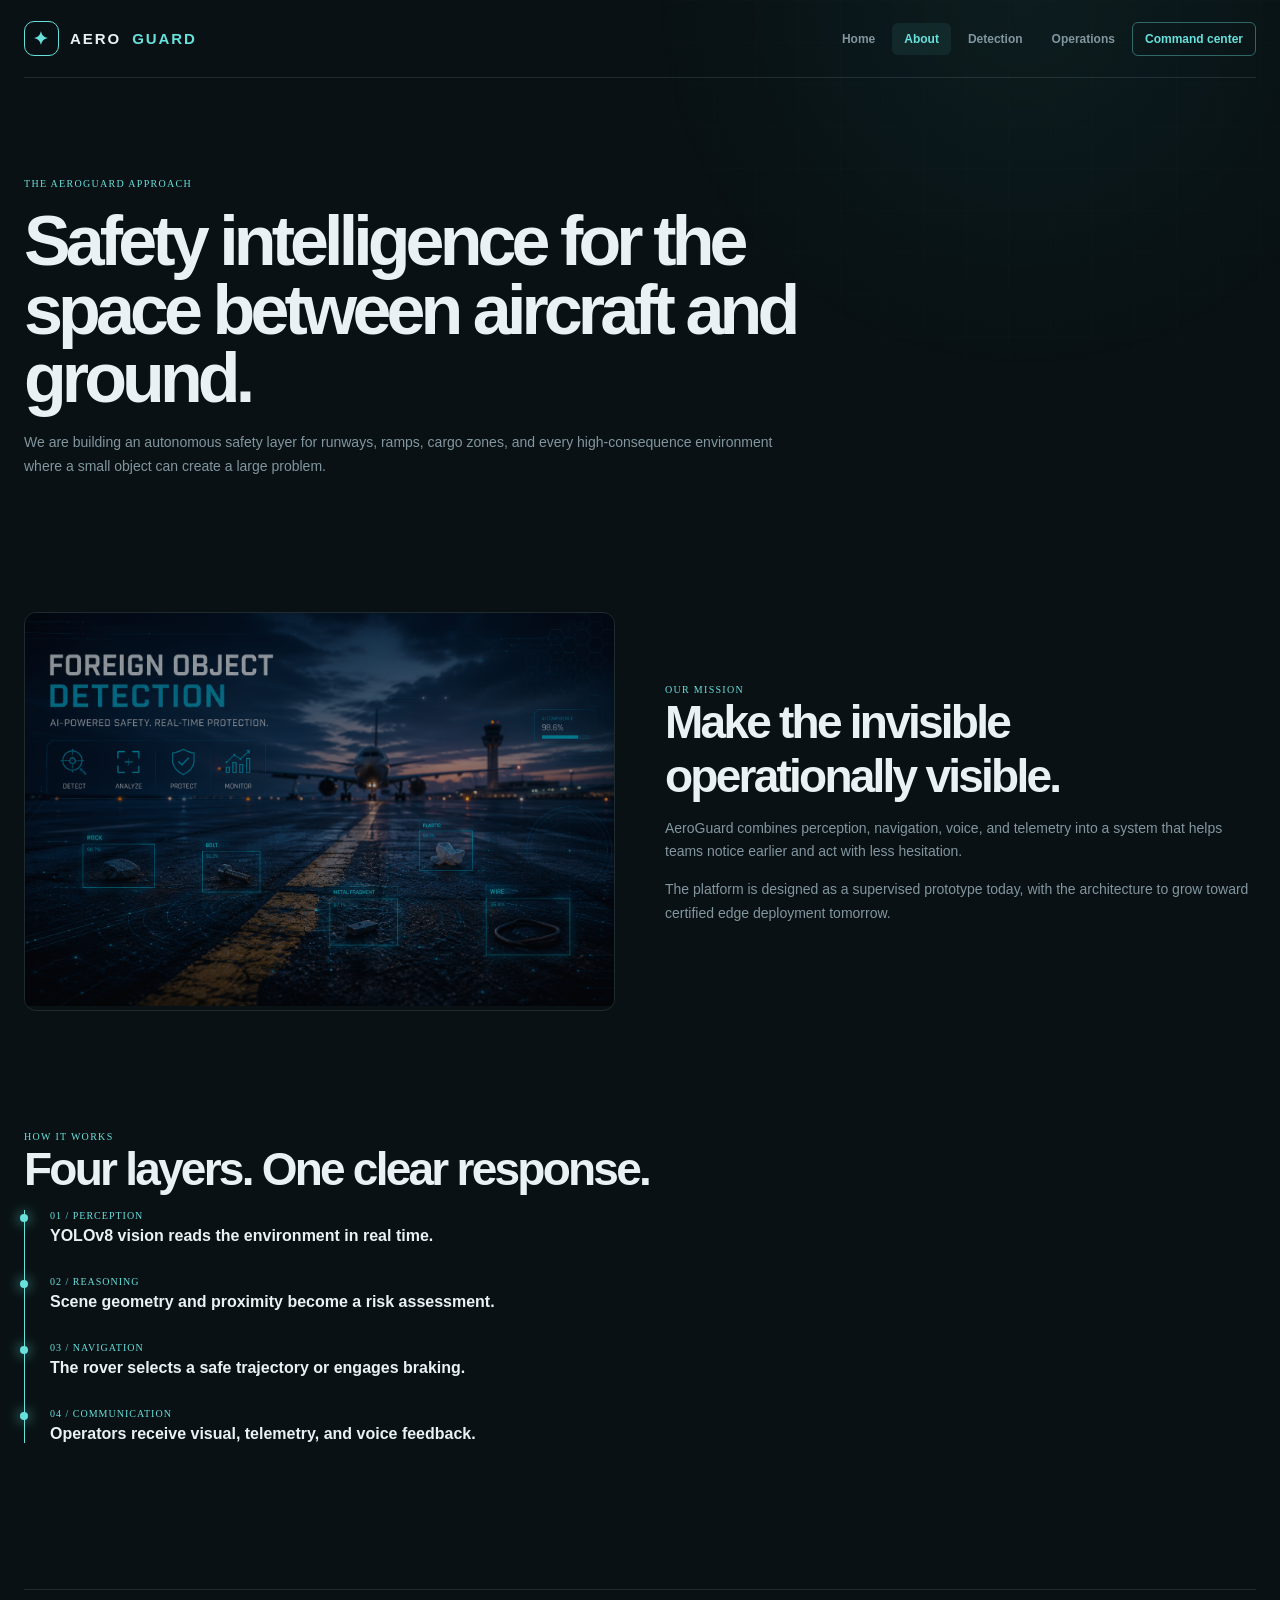
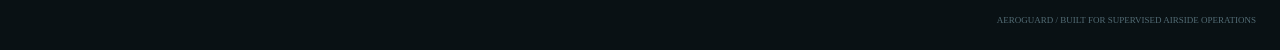
<file: about.html>
<!doctype html><html lang="en"><head><meta charset="utf-8"><meta name="viewport" content="width=device-width,initial-scale=1"><title>About | AeroGuard</title><link rel="stylesheet" href="portal.css"></head><body><header class="topbar wrap"><a class="logo" href="home.html"><i>✦</i>AERO<span>GUARD</span></a><nav><a href="home.html">Home</a><a class="active" href="about.html">About</a><a href="detection.html">Detection</a><a href="contact.html">Operations</a><a class="nav-cta" href="index.html">Command center</a></nav></header><main class="wrap"><section class="page-hero"><div class="eyebrow">THE AEROGUARD APPROACH</div><h1>Safety intelligence for the space between aircraft and ground.</h1><p>We are building an autonomous safety layer for runways, ramps, cargo zones, and every high-consequence environment where a small object can create a large problem.</p></section><section class="split section"><div class="visual"><img src="assets/bg.png" alt="Airside operations"></div><div><div class="eyebrow">OUR MISSION</div><h2>Make the invisible operationally visible.</h2><p>AeroGuard combines perception, navigation, voice, and telemetry into a system that helps teams notice earlier and act with less hesitation.</p><p>The platform is designed as a supervised prototype today, with the architecture to grow toward certified edge deployment tomorrow.</p></div></section><section class="section"><div class="eyebrow">HOW IT WORKS</div><h2>Four layers. One clear response.</h2><div class="timeline"><div class="step"><b>01 / PERCEPTION</b><strong>YOLOv8 vision reads the environment in real time.</strong></div><div class="step"><b>02 / REASONING</b><strong>Scene geometry and proximity become a risk assessment.</strong></div><div class="step"><b>03 / NAVIGATION</b><strong>The rover selects a safe trajectory or engages braking.</strong></div><div class="step"><b>04 / COMMUNICATION</b><strong>Operators receive visual, telemetry, and voice feedback.</strong></div></div></section></main><footer class="footer wrap">AEROGUARD / BUILT FOR SUPERVISED AIRSIDE OPERATIONS</footer></body></html>
</file>
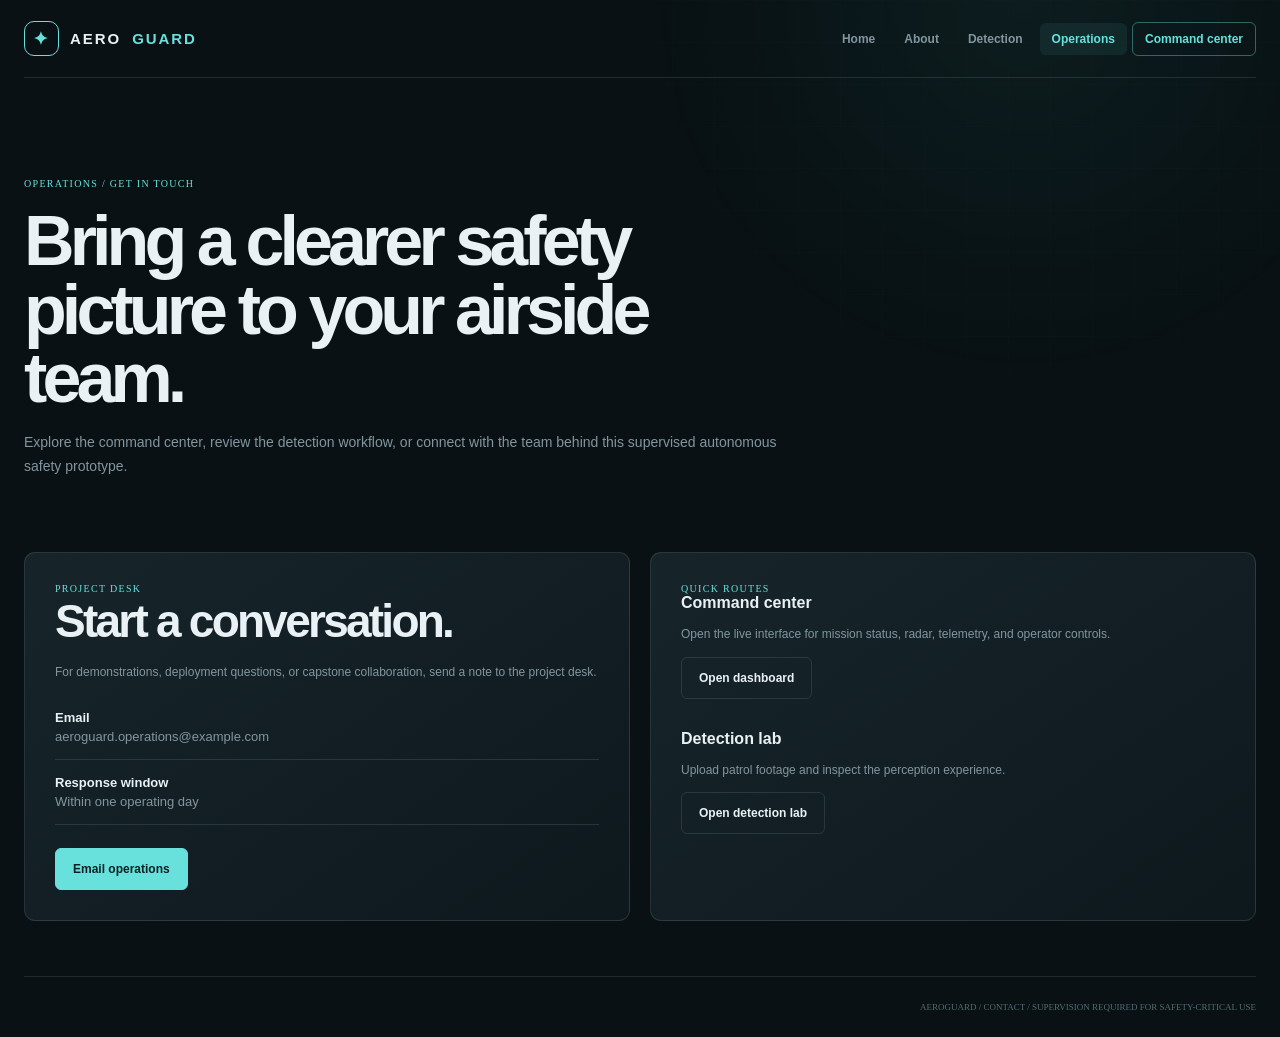
<file: contact.html>
<!doctype html><html lang="en"><head><meta charset="utf-8"><meta name="viewport" content="width=device-width,initial-scale=1"><title>Operations | AeroGuard</title><link rel="stylesheet" href="portal.css"></head><body><header class="topbar wrap"><a class="logo" href="home.html"><i>✦</i>AERO<span>GUARD</span></a><nav><a href="home.html">Home</a><a href="about.html">About</a><a href="detection.html">Detection</a><a class="active" href="contact.html">Operations</a><a class="nav-cta" href="index.html">Command center</a></nav></header><main class="wrap"><section class="page-hero"><div class="eyebrow">OPERATIONS / GET IN TOUCH</div><h1>Bring a clearer safety picture to your airside team.</h1><p>Explore the command center, review the detection workflow, or connect with the team behind this supervised autonomous safety prototype.</p></section><section class="contact-grid"><div class="card contact-card"><div class="eyebrow">PROJECT DESK</div><h2>Start a conversation.</h2><p>For demonstrations, deployment questions, or capstone collaboration, send a note to the project desk.</p><div class="contact-line"><b>Email</b>aeroguard.operations@example.com</div><div class="contact-line"><b>Response window</b>Within one operating day</div><a class="btn" href="mailto:aeroguard.operations@example.com" style="margin-top:23px">Email operations</a></div><div class="card contact-card"><div class="eyebrow">QUICK ROUTES</div><h3>Command center</h3><p>Open the live interface for mission status, radar, telemetry, and operator controls.</p><a class="btn ghost" href="index.html">Open dashboard</a><h3 style="margin-top:31px">Detection lab</h3><p>Upload patrol footage and inspect the perception experience.</p><a class="btn ghost" href="detection.html">Open detection lab</a></div></section></main><footer class="footer wrap">AEROGUARD / CONTACT / SUPERVISION REQUIRED FOR SAFETY-CRITICAL USE</footer></body></html>
</file>
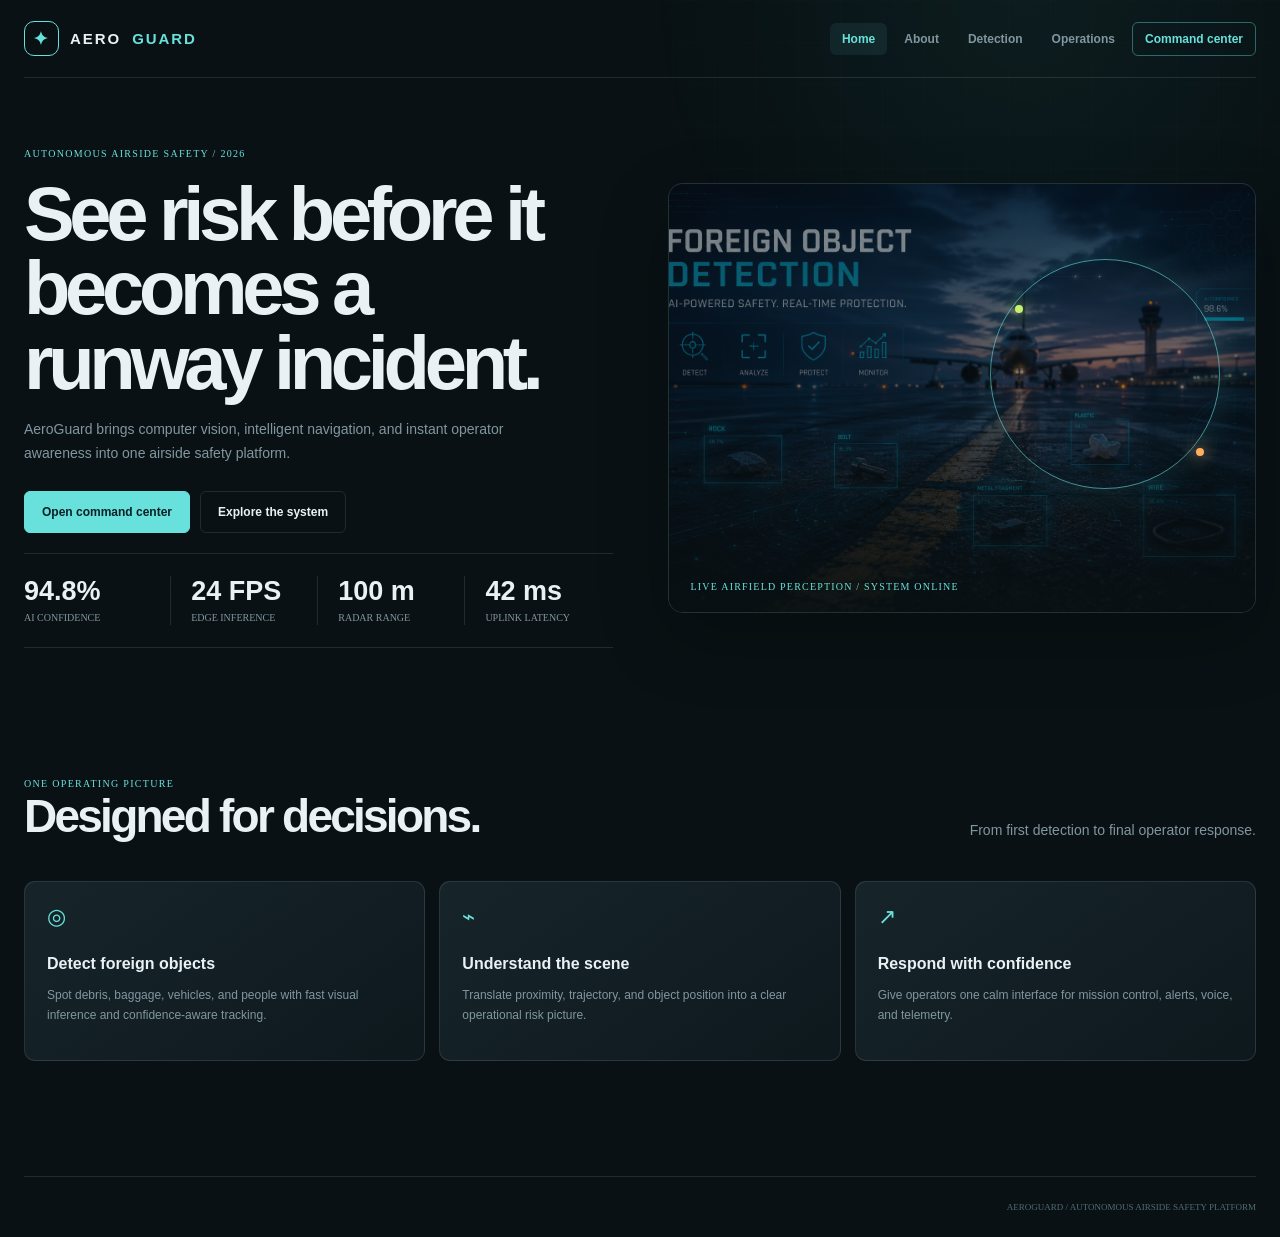
<file: home.html>
<!doctype html><html lang="en"><head><meta charset="utf-8"><meta name="viewport" content="width=device-width,initial-scale=1"><title>AeroGuard | Airside intelligence</title><link rel="stylesheet" href="portal.css"></head><body><header class="topbar wrap"><a class="logo" href="home.html"><i>✦</i>AERO<span>GUARD</span></a><nav><a class="active" href="home.html">Home</a><a href="about.html">About</a><a href="detection.html">Detection</a><a href="contact.html">Operations</a><a class="nav-cta" href="index.html">Command center</a></nav></header><main class="wrap"><section class="hero"><div class="hero-copy"><div class="eyebrow">AUTONOMOUS AIRSIDE SAFETY / 2026</div><h1>See risk before it becomes a runway incident.</h1><p>AeroGuard brings computer vision, intelligent navigation, and instant operator awareness into one airside safety platform.</p><div class="hero-actions"><a class="btn" href="index.html">Open command center</a><a class="btn ghost" href="about.html">Explore the system</a></div><div class="stats"><div class="stat"><b>94.8%</b><span>AI confidence</span></div><div class="stat"><b>24 FPS</b><span>Edge inference</span></div><div class="stat"><b>100 m</b><span>Radar range</span></div><div class="stat"><b>42 ms</b><span>Uplink latency</span></div></div></div><div class="hero-art"><img src="assets/bg.png" alt="AeroGuard airfield visualization"><div class="orbit"></div><div class="art-label">LIVE AIRFIELD PERCEPTION / SYSTEM ONLINE</div></div></section><section class="section"><div class="section-head"><div><div class="eyebrow">ONE OPERATING PICTURE</div><h2>Designed for decisions.</h2></div><p>From first detection to final operator response.</p></div><div class="cards"><article class="card"><div class="icon">◎</div><h3>Detect foreign objects</h3><p>Spot debris, baggage, vehicles, and people with fast visual inference and confidence-aware tracking.</p></article><article class="card"><div class="icon">⌁</div><h3>Understand the scene</h3><p>Translate proximity, trajectory, and object position into a clear operational risk picture.</p></article><article class="card"><div class="icon">↗</div><h3>Respond with confidence</h3><p>Give operators one calm interface for mission control, alerts, voice, and telemetry.</p></article></div></section></main><footer class="footer wrap">AEROGUARD / AUTONOMOUS AIRSIDE SAFETY PLATFORM</footer></body></html>
</file>
<file: portal.css>
@media(max-width:800px){.topbar nav{display:flex;flex-wrap:wrap;justify-content:flex-end;gap:2px}.topbar nav a{padding:7px 8px;font-size:10px}}
@import url('https://fonts.googleapis.com/css2?family=DM+Mono:wght@400;500&family=Manrope:wght@400;500;600;700;800&display=swap');
:root{--bg:#091114;--panel:#111b20;--text:#e9f1f5;--muted:#82969f;--line:rgba(175,205,214,.14);--cyan:#68e1dc;--lime:#c5f36b;--orange:#ffae5c;--red:#ff6e6e}*{box-sizing:border-box}body{margin:0;background:var(--bg);color:var(--text);font-family:Manrope,sans-serif}body:before{content:'';position:fixed;inset:0;pointer-events:none;opacity:.35;background:radial-gradient(circle at 80% 0,rgba(75,194,190,.2),transparent 28%),linear-gradient(rgba(255,255,255,.018) 1px,transparent 1px),linear-gradient(90deg,rgba(255,255,255,.018) 1px,transparent 1px);background-size:auto,42px 42px,42px 42px}.wrap{width:min(1240px,calc(100% - 48px));margin:auto;position:relative;z-index:1}.topbar{height:78px;border-bottom:1px solid var(--line);display:flex;align-items:center;justify-content:space-between}.logo{display:flex;gap:11px;align-items:center;color:var(--text);text-decoration:none;font-weight:800;letter-spacing:.13em;font-size:15px}.logo i{width:35px;height:35px;display:grid;place-items:center;border:1px solid var(--cyan);border-radius:10px;color:var(--cyan);font-style:normal;font-size:18px}.logo span{color:var(--cyan)}nav{display:flex;gap:5px;align-items:center}nav a{color:var(--muted);text-decoration:none;padding:9px 12px;border-radius:6px;font-size:12px;font-weight:700;transition:.2s}nav a:hover,nav a.active{color:var(--cyan);background:rgba(104,225,220,.08)}.nav-cta{border:1px solid rgba(104,225,220,.4);color:var(--cyan)!important}.eyebrow,.mono{font:10px 'DM Mono';letter-spacing:.13em;text-transform:uppercase}.eyebrow{color:var(--cyan)}h1{font-size:clamp(38px,6vw,76px);line-height:.98;letter-spacing:-.07em;margin:18px 0}h2{font-size:clamp(28px,4vw,46px);letter-spacing:-.06em;margin:0 0 14px}h3{margin:0 0 9px;font-size:16px}p{color:var(--muted);line-height:1.7;font-size:14px}.hero{min-height:640px;display:grid;grid-template-columns:1fr 1fr;align-items:center;gap:55px}.hero-copy p{max-width:500px}.hero-actions{display:flex;gap:10px;margin-top:25px;flex-wrap:wrap}.btn{display:inline-flex;align-items:center;justify-content:center;padding:13px 17px;border-radius:6px;text-decoration:none;font-size:12px;font-weight:800;background:var(--cyan);color:#092024;border:1px solid var(--cyan);transition:.2s}.btn:hover{transform:translateY(-3px);box-shadow:0 8px 25px rgba(104,225,220,.16)}.btn.ghost{background:transparent;color:var(--text);border-color:var(--line)}.hero-art{height:430px;border:1px solid var(--line);border-radius:15px;overflow:hidden;position:relative;background:#0c171b;box-shadow:0 25px 70px rgba(0,0,0,.22)}.hero-art img{width:100%;height:100%;object-fit:cover;opacity:.55}.hero-art:after{content:'';position:absolute;inset:0;background:linear-gradient(180deg,transparent 35%,rgba(9,17,20,.8))}.art-label{position:absolute;z-index:2;left:22px;bottom:20px;color:var(--cyan);font:10px 'DM Mono';letter-spacing:.12em}.orbit{position:absolute;z-index:2;width:230px;height:230px;border:1px solid rgba(104,225,220,.6);border-radius:50%;right:35px;top:75px;box-shadow:0 0 35px rgba(104,225,220,.1);animation:spin 14s linear infinite}.orbit:before,.orbit:after{content:'';position:absolute;width:8px;height:8px;border-radius:50%;background:var(--lime);box-shadow:0 0 16px var(--lime)}.orbit:before{left:24px;top:45px}.orbit:after{right:15px;bottom:32px;background:var(--orange);box-shadow:0 0 16px var(--orange)}@keyframes spin{to{transform:rotate(360deg)}}.section{padding:60px 0}.section-head{display:flex;justify-content:space-between;align-items:end;margin-bottom:24px}.cards{display:grid;grid-template-columns:repeat(3,1fr);gap:14px}.card{padding:22px;background:linear-gradient(145deg,rgba(23,37,43,.98),rgba(14,25,30,.98));border:1px solid var(--line);border-radius:11px;transition:.25s}.card:hover{transform:translateY(-6px);border-color:rgba(104,225,220,.4)}.icon{color:var(--cyan);font-size:22px;margin-bottom:25px}.card p{font-size:12px}.stats{display:grid;grid-template-columns:repeat(4,1fr);border-block:1px solid var(--line);padding:22px 0;margin-top:20px}.stat{padding:0 20px;border-right:1px solid var(--line)}.stat:first-child{padding-left:0}.stat:last-child{border:0}.stat b{display:block;font-size:27px}.stat span{color:var(--muted);font:10px 'DM Mono';text-transform:uppercase}.page-hero{padding:100px 0 60px;max-width:790px}.page-hero h1{font-size:clamp(42px,6vw,70px)}.split{display:grid;grid-template-columns:1fr 1fr;gap:50px;align-items:center}.visual{min-height:330px;border:1px solid var(--line);border-radius:12px;overflow:hidden;position:relative}.visual img{width:100%;height:100%;object-fit:cover;opacity:.65}.timeline{border-left:1px solid var(--cyan);padding-left:25px}.step{position:relative;margin:0 0 31px}.step:before{content:'';position:absolute;width:8px;height:8px;border-radius:50%;background:var(--cyan);left:-30px;top:4px;box-shadow:0 0 13px var(--cyan)}.step b{display:block;color:var(--cyan);font:10px 'DM Mono';letter-spacing:.1em;margin-bottom:6px}.video-box{height:420px;border:1px solid var(--line);border-radius:12px;overflow:hidden;position:relative;background:#081013}.video-box video{width:100%;height:100%;object-fit:cover}.video-box .track{position:absolute;width:20%;height:25%;left:52%;top:30%;border:1px solid var(--lime);animation:pulse 2s infinite}.track:after{content:'TRACK / 96.2%';position:absolute;top:-18px;left:-1px;background:var(--lime);color:#091114;padding:3px 5px;font:9px 'DM Mono'}@keyframes pulse{50%{opacity:.45;transform:scale(1.03)}}.drop{display:block;border:1px dashed rgba(104,225,220,.4);border-radius:7px;padding:16px;text-align:center;color:var(--muted);cursor:pointer;margin:15px 0}.drop:hover{color:var(--cyan);border-color:var(--cyan)}.drop input{display:none}.contact-grid{display:grid;grid-template-columns:1fr 1fr;gap:20px}.contact-card{padding:30px}.contact-line{padding:15px 0;border-bottom:1px solid var(--line);color:var(--muted);font-size:13px}.contact-line b{display:block;color:var(--text);margin-bottom:4px}.footer{border-top:1px solid var(--line);padding:25px 0;margin-top:55px;color:#536c75;font:9px 'DM Mono';text-align:right}@media(max-width:800px){.wrap{width:min(100% - 30px,600px)}.topbar{height:auto;padding:18px 0;align-items:flex-start;gap:15px}.topbar nav{display:none}.hero,.split,.contact-grid{grid-template-columns:1fr}.hero{padding:58px 0}.hero-art{height:300px}.cards{grid-template-columns:1fr}.stats{grid-template-columns:repeat(2,1fr);gap:22px}.stat{border:0;padding:0}.section{padding:38px 0}}
</file>
